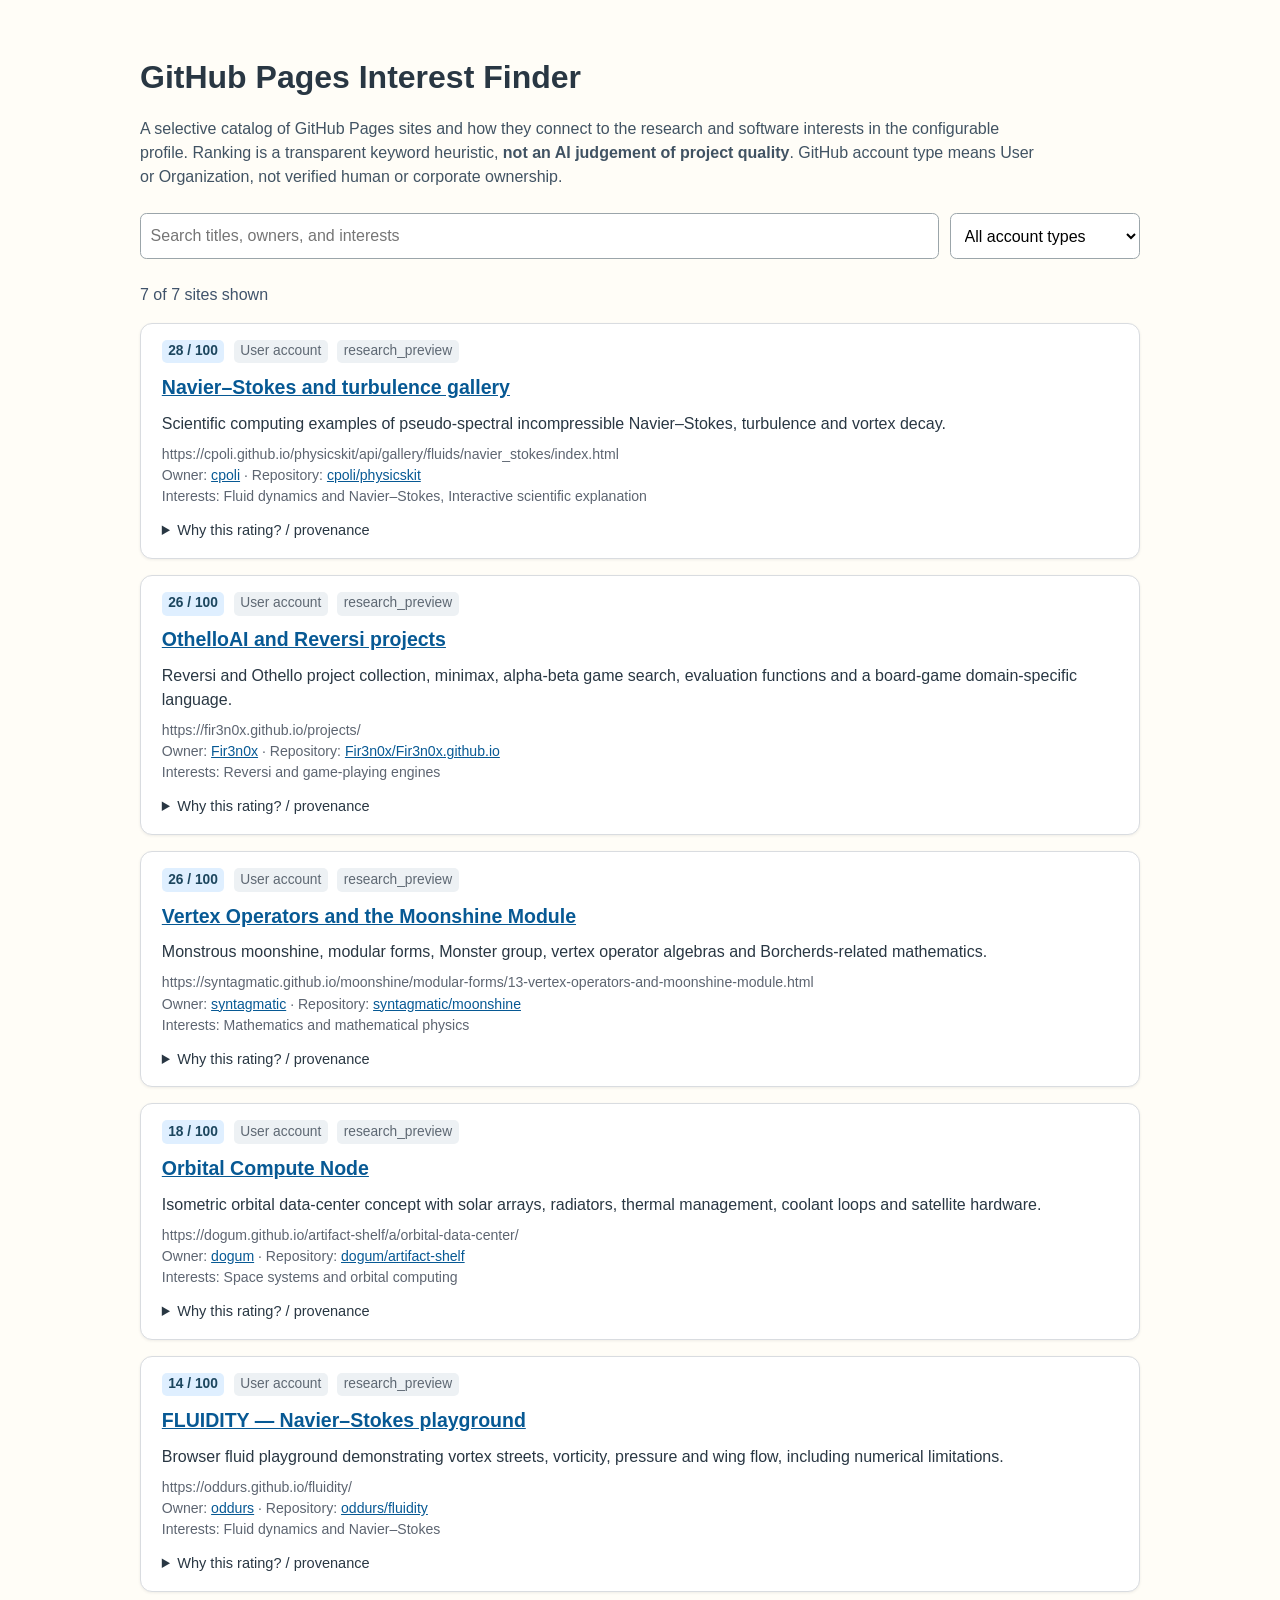
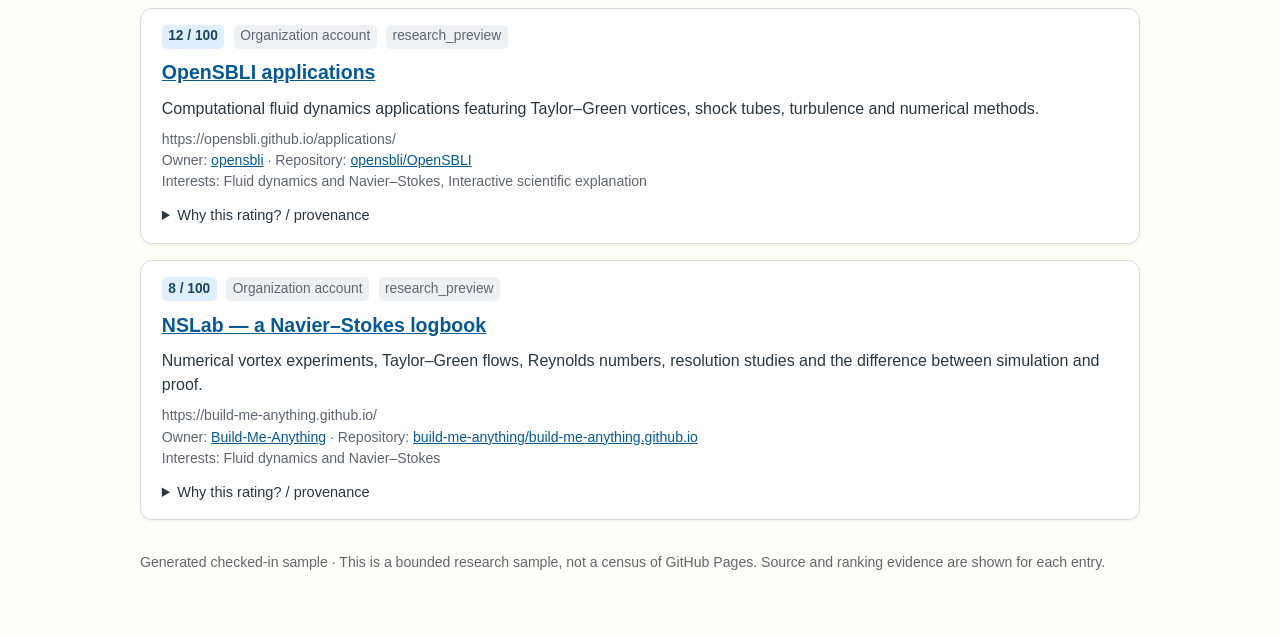
<file: docs/index.html>
<!doctype html><html lang="en"><head><meta charset="utf-8"><meta name="viewport" content="width=device-width, initial-scale=1">
<title>GitHub Pages Interest Finder</title><style>
:root{font-family:Arial,Tahoma,sans-serif;color:#293743;background:#fffdf7}body{margin:0 auto;padding:2rem 1rem;max-width:1000px;line-height:1.5}h1{margin-bottom:.3rem}
.lede{max-width:900px;color:#415363}.controls{display:flex;gap:.7rem;flex-wrap:wrap;margin:1.5rem 0}input,select{font:inherit;padding:.6rem;border:1px solid #9ba5aa;border-radius:.4rem;background:#fff;min-width:190px}input{flex:1}
#count{color:#40536b}.card{background:#fff;border:1px solid #d9dce0;border-radius:12px;padding:1rem 1.3rem;margin:1rem 0;box-shadow:0 1px 3px #0001}.card h2{font-size:1.22rem;margin:.6rem 0}.card p{margin:.5rem 0}
.top{display:flex;gap:.6rem;align-items:center;flex-wrap:wrap;color:#5e6873;font-size:.86rem}.top span{background:#edf1f4;border-radius:5px;padding:.1rem .4rem}.top .score{background:#dfefff;color:#1c465e;font-weight:700}
a{color:#075994}a:hover{text-decoration-thickness:2px}.meta{font-size:.88rem;color:#5d6571;overflow-wrap:anywhere}details{margin-top:.8rem;font-size:.91rem}summary{cursor:pointer}
footer{margin:2rem 0;color:#60686d;font-size:.88rem}ul{padding-left:1.25rem}
</style></head><body><h1>GitHub Pages Interest Finder</h1>
<p class="lede">A selective catalog of GitHub Pages sites and how they connect to the research and software interests in the configurable profile. Ranking is a transparent keyword heuristic, <strong>not an AI judgement of project quality</strong>. GitHub account type means User or Organization, not verified human or corporate ownership.</p>
<div class="controls"><input id="query" type="search" placeholder="Search titles, owners, and interests" aria-label="Search sites"><select id="owner" aria-label="Owner type"><option value="all">All account types</option><option value="User">Personal accounts</option><option value="Organization">Organizations</option><option value="Unknown">Unknown</option></select></div>
<p id="count"></p><main><article class="card" data-kind="User" data-search="https://cpoli.github.io/physicskit/api/gallery/fluids/navier_stokes/index.html cpoli Navier–Stokes and turbulence gallery Scientific computing examples of pseudo-spectral incompressible Navier–Stokes, turbulence and vortex decay. Fluid dynamics and Navier–Stokes, Interactive scientific explanation">
          <div class="top"><span class="score">28 / 100</span><span>User account</span><span>research_preview</span></div>
          <h2><a href="https://cpoli.github.io/physicskit/api/gallery/fluids/navier_stokes/index.html" rel="noopener noreferrer" target="_blank">Navier–Stokes and turbulence gallery</a></h2>
          <p>Scientific computing examples of pseudo-spectral incompressible Navier–Stokes, turbulence and vortex decay.</p>
          <p class="meta">https://cpoli.github.io/physicskit/api/gallery/fluids/navier_stokes/index.html<br>Owner: <a href="https://github.com/cpoli">cpoli</a> · Repository: <a href="https://github.com/cpoli/physicskit">cpoli/physicskit</a><br>Interests: Fluid dynamics and Navier–Stokes, Interactive scientific explanation</p>
          <details><summary>Why this rating? / provenance</summary><ul><li><strong>Fluid dynamics and Navier–Stokes</strong>: vortex (description/repository), turbulence (title/description/repository), pseudo-spectral (description/repository)</li><li><strong>Interactive scientific explanation</strong>: scientific computing (description/repository)</li></ul><p>Discovery: manual research sample, 2026-11-02<br>Owner classification: GitHub repository owner.type checked 2026-11-02</p></details>
        </article>
<article class="card" data-kind="User" data-search="https://fir3n0x.github.io/projects/ Fir3n0x OthelloAI and Reversi projects Reversi and Othello project collection, minimax, alpha-beta game search, evaluation functions and a board-game domain-specific language. Reversi and game-playing engines">
          <div class="top"><span class="score">26 / 100</span><span>User account</span><span>research_preview</span></div>
          <h2><a href="https://fir3n0x.github.io/projects/" rel="noopener noreferrer" target="_blank">OthelloAI and Reversi projects</a></h2>
          <p>Reversi and Othello project collection, minimax, alpha-beta game search, evaluation functions and a board-game domain-specific language.</p>
          <p class="meta">https://fir3n0x.github.io/projects/<br>Owner: <a href="https://github.com/Fir3n0x">Fir3n0x</a> · Repository: <a href="https://github.com/Fir3n0x/Fir3n0x.github.io">Fir3n0x/Fir3n0x.github.io</a><br>Interests: Reversi and game-playing engines</p>
          <details><summary>Why this rating? / provenance</summary><ul><li><strong>Reversi and game-playing engines</strong>: reversi (title/description/repository), othello (description/repository), alpha-beta (description/repository), minimax (description/repository)</li></ul><p>Discovery: manual research sample, 2026-11-02<br>Owner classification: GitHub repository owner.type checked 2026-11-02</p></details>
        </article>
<article class="card" data-kind="User" data-search="https://syntagmatic.github.io/moonshine/modular-forms/13-vertex-operators-and-moonshine-module.html syntagmatic Vertex Operators and the Moonshine Module Monstrous moonshine, modular forms, Monster group, vertex operator algebras and Borcherds-related mathematics. Mathematics and mathematical physics">
          <div class="top"><span class="score">26 / 100</span><span>User account</span><span>research_preview</span></div>
          <h2><a href="https://syntagmatic.github.io/moonshine/modular-forms/13-vertex-operators-and-moonshine-module.html" rel="noopener noreferrer" target="_blank">Vertex Operators and the Moonshine Module</a></h2>
          <p>Monstrous moonshine, modular forms, Monster group, vertex operator algebras and Borcherds-related mathematics.</p>
          <p class="meta">https://syntagmatic.github.io/moonshine/modular-forms/13-vertex-operators-and-moonshine-module.html<br>Owner: <a href="https://github.com/syntagmatic">syntagmatic</a> · Repository: <a href="https://github.com/syntagmatic/moonshine">syntagmatic/moonshine</a><br>Interests: Mathematics and mathematical physics</p>
          <details><summary>Why this rating? / provenance</summary><ul><li><strong>Mathematics and mathematical physics</strong>: vertex operator (description/repository), monstrous moonshine (description/repository), monster group (description/repository), modular forms (description/repository), borcherds (description/repository)</li></ul><p>Discovery: manual research sample, 2026-11-02<br>Owner classification: GitHub repository owner.type checked 2026-11-02</p></details>
        </article>
<article class="card" data-kind="User" data-search="https://dogum.github.io/artifact-shelf/a/orbital-data-center/ dogum Orbital Compute Node Isometric orbital data-center concept with solar arrays, radiators, thermal management, coolant loops and satellite hardware. Space systems and orbital computing">
          <div class="top"><span class="score">18 / 100</span><span>User account</span><span>research_preview</span></div>
          <h2><a href="https://dogum.github.io/artifact-shelf/a/orbital-data-center/" rel="noopener noreferrer" target="_blank">Orbital Compute Node</a></h2>
          <p>Isometric orbital data-center concept with solar arrays, radiators, thermal management, coolant loops and satellite hardware.</p>
          <p class="meta">https://dogum.github.io/artifact-shelf/a/orbital-data-center/<br>Owner: <a href="https://github.com/dogum">dogum</a> · Repository: <a href="https://github.com/dogum/artifact-shelf">dogum/artifact-shelf</a><br>Interests: Space systems and orbital computing</p>
          <details><summary>Why this rating? / provenance</summary><ul><li><strong>Space systems and orbital computing</strong>: orbital compute (title), thermal management (description/repository)</li></ul><p>Discovery: manual research sample, 2026-11-02<br>Owner classification: GitHub repository owner.type checked 2026-11-02</p></details>
        </article>
<article class="card" data-kind="User" data-search="https://oddurs.github.io/fluidity/ oddurs FLUIDITY — Navier–Stokes playground Browser fluid playground demonstrating vortex streets, vorticity, pressure and wing flow, including numerical limitations. Fluid dynamics and Navier–Stokes">
          <div class="top"><span class="score">14 / 100</span><span>User account</span><span>research_preview</span></div>
          <h2><a href="https://oddurs.github.io/fluidity/" rel="noopener noreferrer" target="_blank">FLUIDITY — Navier–Stokes playground</a></h2>
          <p>Browser fluid playground demonstrating vortex streets, vorticity, pressure and wing flow, including numerical limitations.</p>
          <p class="meta">https://oddurs.github.io/fluidity/<br>Owner: <a href="https://github.com/oddurs">oddurs</a> · Repository: <a href="https://github.com/oddurs/fluidity">oddurs/fluidity</a><br>Interests: Fluid dynamics and Navier–Stokes</p>
          <details><summary>Why this rating? / provenance</summary><ul><li><strong>Fluid dynamics and Navier–Stokes</strong>: vorticity (description/repository), vortex (description/repository)</li></ul><p>Discovery: manual research sample, 2026-11-02<br>Owner classification: GitHub repository owner.type checked 2026-11-02</p></details>
        </article>
<article class="card" data-kind="Organization" data-search="https://opensbli.github.io/applications/ opensbli OpenSBLI applications Computational fluid dynamics applications featuring Taylor–Green vortices, shock tubes, turbulence and numerical methods. Fluid dynamics and Navier–Stokes, Interactive scientific explanation">
          <div class="top"><span class="score">12 / 100</span><span>Organization account</span><span>research_preview</span></div>
          <h2><a href="https://opensbli.github.io/applications/" rel="noopener noreferrer" target="_blank">OpenSBLI applications</a></h2>
          <p>Computational fluid dynamics applications featuring Taylor–Green vortices, shock tubes, turbulence and numerical methods.</p>
          <p class="meta">https://opensbli.github.io/applications/<br>Owner: <a href="https://github.com/opensbli">opensbli</a> · Repository: <a href="https://github.com/opensbli/OpenSBLI">opensbli/OpenSBLI</a><br>Interests: Fluid dynamics and Navier–Stokes, Interactive scientific explanation</p>
          <details><summary>Why this rating? / provenance</summary><ul><li><strong>Fluid dynamics and Navier–Stokes</strong>: turbulence (description/repository)</li><li><strong>Interactive scientific explanation</strong>: numerical methods (description/repository)</li></ul><p>Discovery: manual research sample, 2026-11-02<br>Owner classification: GitHub repository owner.type checked 2026-11-02</p></details>
        </article>
<article class="card" data-kind="Organization" data-search="https://build-me-anything.github.io/ Build-Me-Anything NSLab — a Navier–Stokes logbook Numerical vortex experiments, Taylor–Green flows, Reynolds numbers, resolution studies and the difference between simulation and proof. Fluid dynamics and Navier–Stokes">
          <div class="top"><span class="score">8 / 100</span><span>Organization account</span><span>research_preview</span></div>
          <h2><a href="https://build-me-anything.github.io/" rel="noopener noreferrer" target="_blank">NSLab — a Navier–Stokes logbook</a></h2>
          <p>Numerical vortex experiments, Taylor–Green flows, Reynolds numbers, resolution studies and the difference between simulation and proof.</p>
          <p class="meta">https://build-me-anything.github.io/<br>Owner: <a href="https://github.com/Build-Me-Anything">Build-Me-Anything</a> · Repository: <a href="https://github.com/build-me-anything/build-me-anything.github.io">build-me-anything/build-me-anything.github.io</a><br>Interests: Fluid dynamics and Navier–Stokes</p>
          <details><summary>Why this rating? / provenance</summary><ul><li><strong>Fluid dynamics and Navier–Stokes</strong>: vortex (description/repository)</li></ul><p>Discovery: manual research sample, 2026-11-02<br>Owner classification: GitHub repository owner.type checked 2026-11-02</p></details>
        </article></main>
<footer>Generated checked-in sample · This is a bounded research sample, not a census of GitHub Pages. Source and ranking evidence are shown for each entry.</footer>
<script>const q=document.getElementById('query'),s=document.getElementById('owner'),cards=[...document.querySelectorAll('.card')],out=document.getElementById('count');function filter(){const v=q.value.toLowerCase(),k=s.value;let shown=0;for(const c of cards){const ok=c.dataset.search.toLowerCase().includes(v)&&(k==='all'||c.dataset.kind===k);c.hidden=!ok;if(ok)shown++}out.textContent=shown+' of '+cards.length+' sites shown'}q.addEventListener('input',filter);s.addEventListener('change',filter);filter()</script></body></html>
</file>
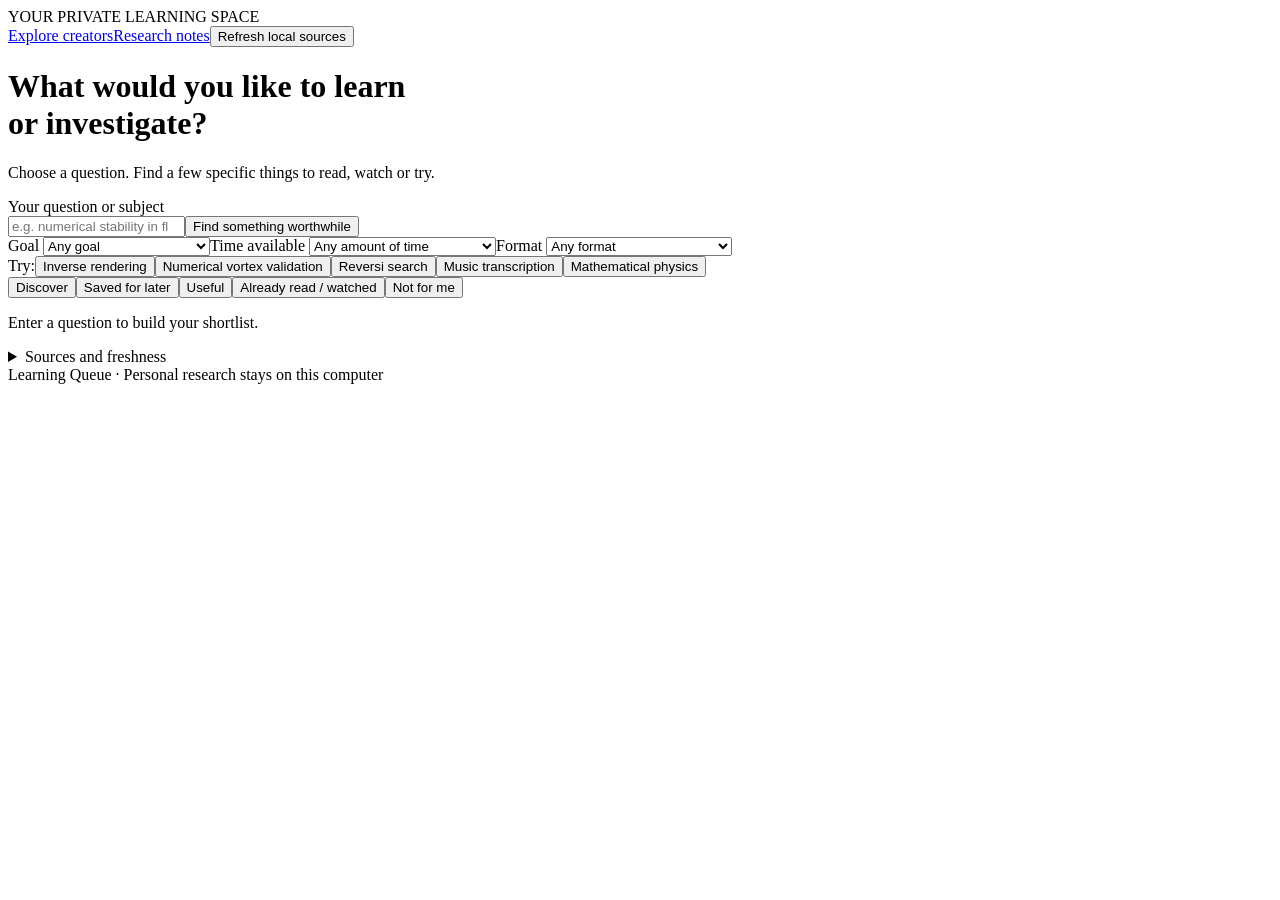
<file: pagefinder/learning_review.html>
<!doctype html><html lang="en"><head><meta charset="utf-8"><meta name="viewport" content="width=device-width,initial-scale=1"><meta name="referrer" content="no-referrer"><meta http-equiv="Content-Security-Policy" content="default-src 'none'; script-src 'unsafe-inline'; style-src 'unsafe-inline'; connect-src 'self'; base-uri 'none'; form-action 'none'; frame-src 'none'"><title>Learning Queue</title><style>/*STYLE*/</style></head>
<body><header><div class="eyebrow">YOUR PRIVATE LEARNING SPACE</div><nav><a href="/creators">Explore creators</a><a href="/learning-report">Research notes</a><button id="refresh" type="button">Refresh local sources</button></nav><h1>What would you like to learn<br class="wide"> or investigate?</h1><p class="intro">Choose a question. Find a few specific things to read, watch or try.</p></header>
<main><form id="search-form"><label class="query-label" for="query">Your question or subject</label><div class="query-row"><input id="query" name="q" type="search" maxlength="500" placeholder="e.g. numerical stability in fluid simulations" autocomplete="off"><button class="primary" type="submit">Find something worthwhile</button></div><div class="options"><label>Goal <select id="goal"><option value="">Any goal</option><option value="overview">Quick overview</option><option value="deep">Understand deeply</option><option value="revisit">Revisit something saved</option><option value="adjacent">Explore adjacent ideas</option></select></label><label>Time available <select id="time"><option value="">Any amount of time</option><option value="short">Short · 10–15 min</option><option value="medium">Medium · 30–45 min</option><option value="substantial">Substantial · 1 hour or more</option></select></label><label>Format <select id="format"><option value="">Any format</option><option value="watch">Watch</option><option value="read">Read</option><option value="code">Interactive example or code</option></select></label></div></form>
<div class="examples" aria-label="Try a subject"><span>Try:</span><button type="button">Inverse rendering</button><button type="button">Numerical vortex validation</button><button type="button">Reversi search</button><button type="button">Music transcription</button><button type="button">Mathematical physics</button></div>
<div class="views" role="group" aria-label="Queue views"><button data-view="" aria-pressed="true">Discover</button><button data-view="saved" aria-pressed="false">Saved for later</button><button data-view="useful" aria-pressed="false">Useful</button><button data-view="completed" aria-pressed="false">Already read / watched</button><button data-view="dismissed" aria-pressed="false">Not for me</button></div>
<p id="source-warning" role="status" hidden></p><p id="message" role="status" aria-live="polite">Enter a question to build your shortlist.</p><section id="results" aria-label="Learning suggestions"></section><aside id="related" hidden></aside><details class="coverage"><summary>Sources and freshness</summary><div id="sources"></div><p>Refresh reads local files only. Search, notes and feedback work offline. Source links open on their original websites; opening never marks a work as completed. Shelf star ratings are read-only here.</p></details></main><footer>Learning Queue · Personal research stays on this computer</footer><script>/*SCRIPT*/</script></body></html>
</file>
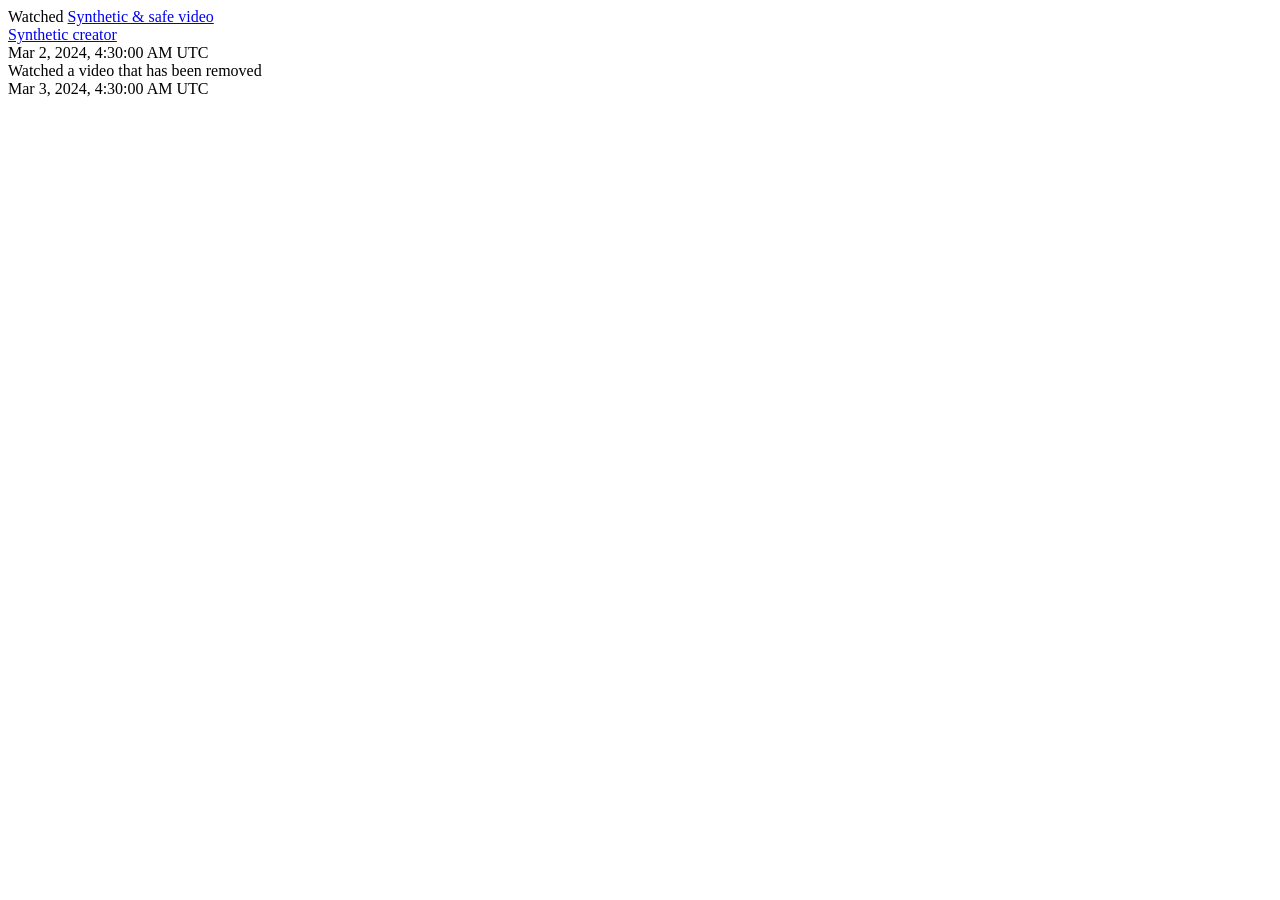
<file: tests/fixtures/takeout-v1/watch-history.html>
<!doctype html><html><body>
<div class="outer-cell"><div class="content-cell mdl-cell">
Watched <a href="https://www.youtube.com/watch?v=aaaaaaaaaaa">Synthetic &amp; safe video</a><br>
<a href="https://www.youtube.com/channel/UCaaaaaaaaaaaaaaaaaaaaaa">Synthetic creator</a><br>
Mar 2, 2024, 4:30:00 AM UTC<br></div></div>
<div class="outer-cell"><div class="content-cell mdl-cell">Watched a video that has been removed<br>Mar 3, 2024, 4:30:00 AM UTC<br></div></div>
</body></html>
</file>
